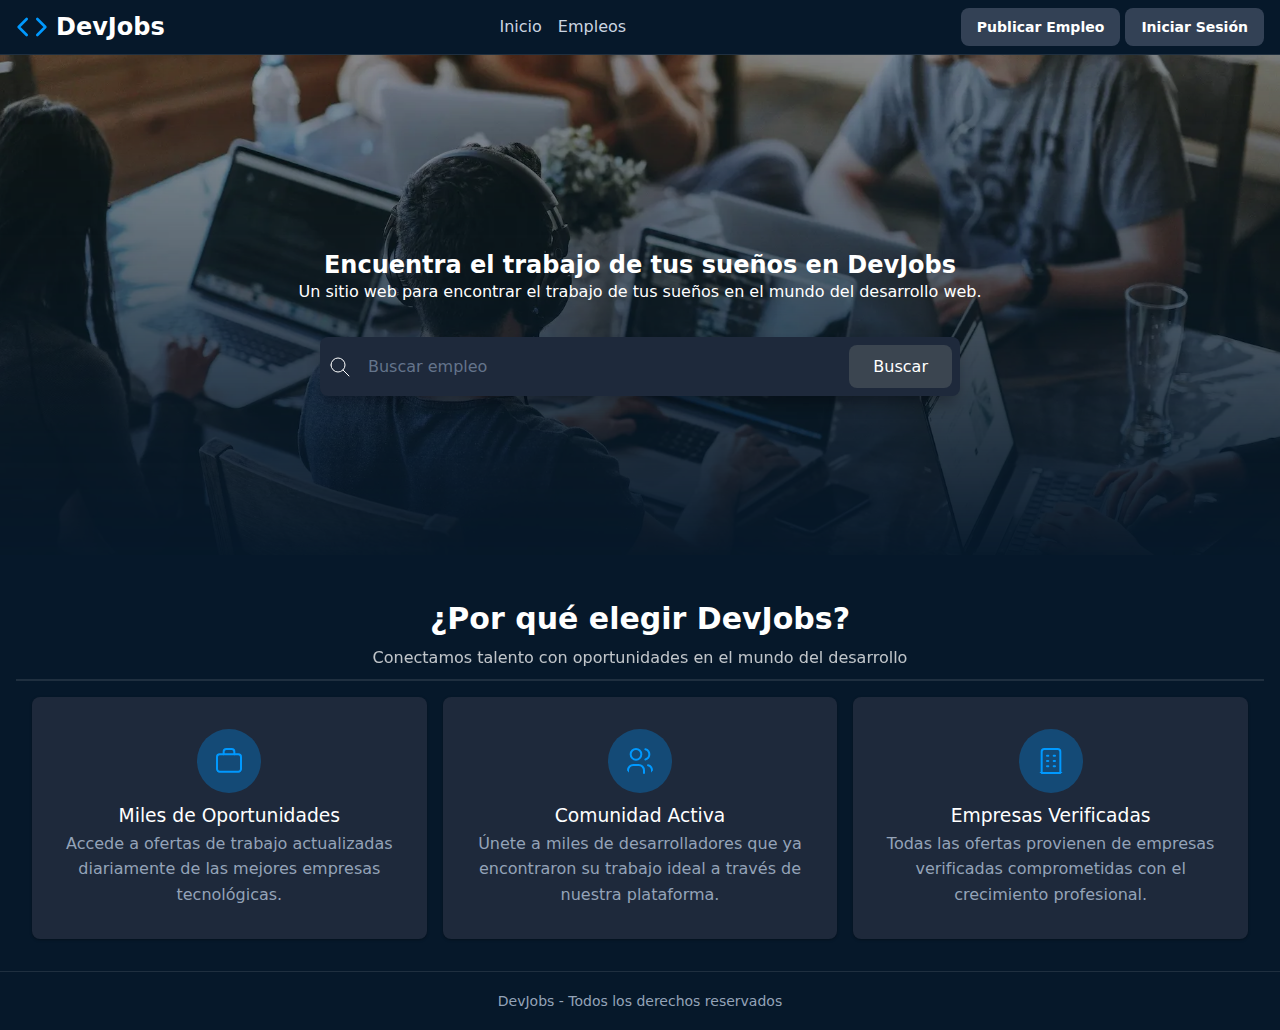
<file: projects/dev-jobs/index.html>
<!DOCTYPE html>
<html lang="es">
<head>
    <meta charset='utf-8'>
    <meta http-equiv='X-UA-Compatible' content='IE=edge'>
    <title>DevJobs - Inicio</title>
    <meta name="description" content="Encuentra el trabajo de tus sueños en DevJobs">
    <meta name='viewport' content='width=device-width, initial-scale=1'>
    <link rel="stylesheet" href="./styles.css">
</head>
<body> 
    <header>

        <h1>
            <svg fill="none" stroke="currentColor" stroke-linecap="round" stroke-linejoin="round" stroke-width="2"
            viewBox="0 0 24 24" xmlns="http://www.w3.org/2000/svg">
            <polyline points="16 18 22 12 16 6"></polyline>
            <polyline points="8 6 2 12 8 18"></polyline>
            </svg>
            DevJobs
        </h1>
        <nav>
            <a href="./index.html">Inicio</a>
            <a href="./pages/empleos.html">Empleos</a>
        </nav>

        <div>
            <a href="#">Publicar Empleo</a>
            <a href="#">Iniciar Sesión</a>
        </div>
    </header>
    <main>
        <!-- Hero Section -->
        <section>
            <img src="./background.webp" alt="DevJobs" width="200px" />

            <h1>Encuentra el trabajo de tus sueños en DevJobs</h1>
            <p>Un sitio web para encontrar el trabajo de tus sueños en el mundo del desarrollo web.</p>

            <form role="search">
                <div>
                    <svg xmlns="http://www.w3.org/2000/svg" width="24" height="24" viewBox="0 0 24 24" fill="none" stroke="currentColor" stroke-width="1" stroke-linecap="round" stroke-linejoin="round" class="icon icon-tabler icons-tabler-outline icon-tabler-search"><path stroke="none" d="M0 0h24v24H0z" fill="none"/><path d="M10 10m-7 0a7 7 0 1 0 14 0a7 7 0 1 0 -14 0" /><path d="M21 21l-6 -6" /></svg>
                    <input type="text" placeholder="Buscar empleo" />
                    <button type="submit">Buscar</button>
                </div>
            </form>

        </section>

        <!-- Sección de empleos -->
        <section>
            <header>
                <h2>¿Por qué elegir DevJobs?</h2>
                <p>Conectamos talento con oportunidades en el mundo del desarrollo</p>
            </header>

            <footer>
                <article>
                    <svg xmlns="http://www.w3.org/2000/svg" width="24" height="24" viewBox="0 0 24 24" fill="none" stroke="currentColor" stroke-width="1.5" stroke-linecap="round" stroke-linejoin="round" class="icon icon-tabler icons-tabler-outline icon-tabler-briefcase-2"><path stroke="none" d="M0 0h24v24H0z" fill="none"/><path d="M3 9a2 2 0 0 1 2 -2h14a2 2 0 0 1 2 2v9a2 2 0 0 1 -2 2h-14a2 2 0 0 1 -2 -2v-9z" /><path d="M8 7v-2a2 2 0 0 1 2 -2h4a2 2 0 0 1 2 2v2" /></svg>
                    <h3>Miles de Oportunidades</h3>
                    <p>Accede a ofertas de trabajo actualizadas diariamente de las mejores empresas tecnológicas.</p>
                </article>

                <article>
                    <svg xmlns="http://www.w3.org/2000/svg" width="24" height="24" viewBox="0 0 24 24" fill="none" stroke="currentColor" stroke-width="1.5" stroke-linecap="round" stroke-linejoin="round" class="icon icon-tabler icons-tabler-outline icon-tabler-users"><path stroke="none" d="M0 0h24v24H0z" fill="none"/><path d="M9 7m-4 0a4 4 0 1 0 8 0a4 4 0 1 0 -8 0" /><path d="M3 21v-2a4 4 0 0 1 4 -4h4a4 4 0 0 1 4 4v2" /><path d="M16 3.13a4 4 0 0 1 0 7.75" /><path d="M21 21v-2a4 4 0 0 0 -3 -3.85" /></svg>                    
                    <h3>Comunidad Activa</h3>
                    <p>Únete a miles de desarrolladores que ya encontraron su trabajo ideal a través de nuestra plataforma.</p>
                </article>

                <article>
                    <svg xmlns="http://www.w3.org/2000/svg" width="24" height="24" viewBox="0 0 24 24" fill="none" stroke="currentColor" stroke-width="1.5" stroke-linecap="round" stroke-linejoin="round" class="icon icon-tabler icons-tabler-outline icon-tabler-building"><path stroke="none" d="M0 0h24v24H0z" fill="none"/><path d="M3 21l18 0" /><path d="M9 8l1 0" /><path d="M9 12l1 0" /><path d="M9 16l1 0" /><path d="M14 8l1 0" /><path d="M14 12l1 0" /><path d="M14 16l1 0" /><path d="M5 21v-16a2 2 0 0 1 2 -2h10a2 2 0 0 1 2 2v16" /></svg>
                    <h3>Empresas Verificadas</h3>
                    <p>Todas las ofertas provienen de empresas verificadas comprometidas con el crecimiento profesional.</p>
                </article>
            </footer>
        </section>
    </main>
    <footer>
        <small>DevJobs - Todos los derechos reservados</small>
    </footer>
</body>
</html>
</file>
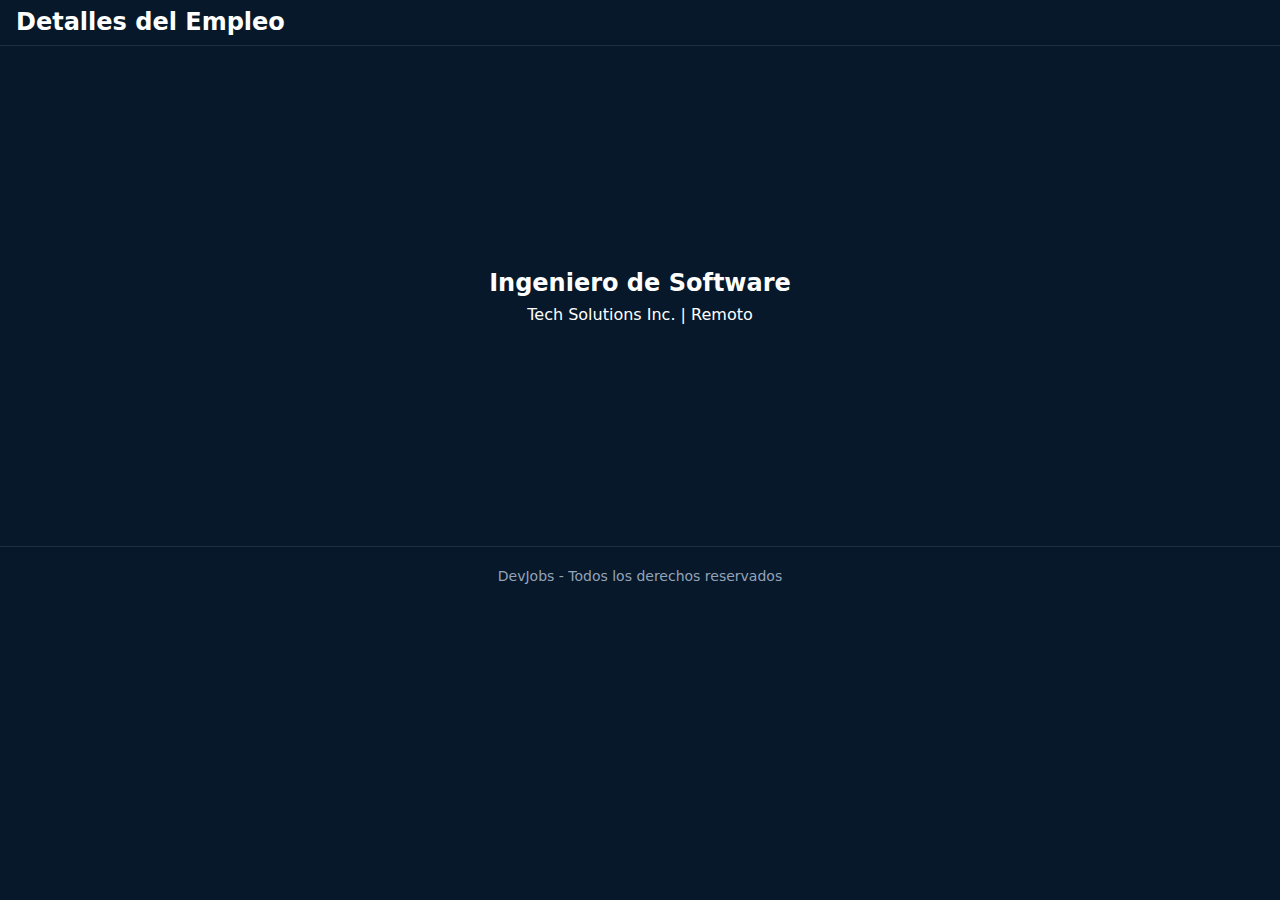
<file: projects/dev-jobs/pages/detalles.html>
<!DOCTYPE html>
<html>
<head>
    <meta charset='utf-8'>
    <meta http-equiv='X-UA-Compatible' content='IE=edge'>
    <title>DevJobs - Detalles del Empleo</title>
    <meta name='viewport' content='width=device-width, initial-scale=1'>
    <link rel='stylesheet' type='text/css' media='screen' href='../styles.css'>
</head>
<body>
    <header>
        <h1>Detalles del Empleo</h1>
    </header>
    <main>
        <section>
            <h2>Ingeniero de Software</h2>
            <p>Tech Solutions Inc. | Remoto</p>
        </section>
    </main>
    <footer>
        <small>DevJobs - Todos los derechos reservados</small>
    </footer>
</body>
</html>
</file>
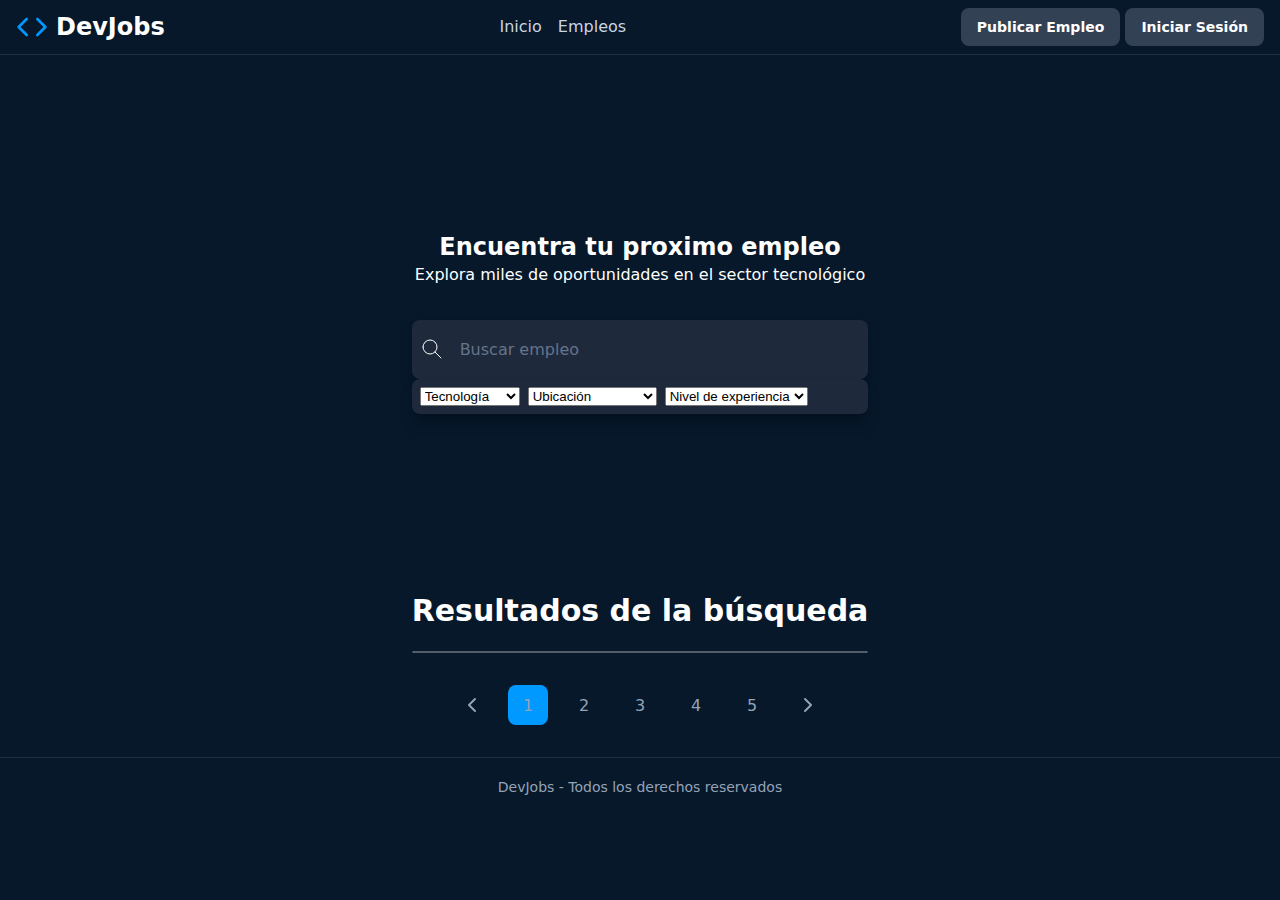
<file: projects/dev-jobs/pages/empleos.html>
<!DOCTYPE html>
<html>

<head>
    <meta charset='utf-8'>
    <meta http-equiv='X-UA-Compatible' content='IE=edge'>
    <title>DevJobs - Empleos</title>
    <meta name="description" content="Encuentra el trabajo de tus sueños en DevJobs">
    <meta name='viewport' content='width=device-width, initial-scale=1'>
    <link rel="stylesheet" href="../styles.css">
    <script type="module" src="../main.js"></script>
</head>

<body>
    <header>
        <h1>
            <svg fill="none" stroke="currentColor" stroke-linecap="round" stroke-linejoin="round" stroke-width="2"
                viewBox="0 0 24 24" xmlns="http://www.w3.org/2000/svg">
                <polyline points="16 18 22 12 16 6"></polyline>
                <polyline points="8 6 2 12 8 18"></polyline>
            </svg>
            DevJobs
        </h1>
        <nav>
            <a href="../index.html">Inicio</a>
            <a href="./empleos.html">Empleos</a>
        </nav>

        <div>
            <a href="#">Publicar Empleo</a>
            <a href="#">Iniciar Sesión</a>
        </div>
    </header>
    <main id="main-jobs">
        <section class="jobs-search">
            <h1>Encuentra tu proximo empleo</h1>
            <p>Explora miles de oportunidades en el sector tecnológico</p>
            <form id="empleos-search-form" role="search">
                <div class="search-bar">
                    <svg xmlns="http://www.w3.org/2000/svg" width="24" height="24" viewBox="0 0 24 24" fill="none"
                        stroke="currentColor" stroke-width="1" stroke-linecap="round" stroke-linejoin="round"
                        class="icon icon-tabler icons-tabler-outline icon-tabler-search">
                        <path stroke="none" d="M0 0h24v24H0z" fill="none" />
                        <path d="M10 10m-7 0a7 7 0 1 0 14 0a7 7 0 1 0 -14 0" />
                        <path d="M21 21l-6 -6" />
                    </svg>
                    <input type="text" id="empleos-search-input" placeholder="Buscar empleo" />
                </div>

                <div class="search-filters">
                    <select name="technology" id="filter-technology">
                        <option value="">Tecnología</option>
                        <optgroup label="Tecnologías populares">
                            <option value="javascript">JavaScript</option>
                            <option value="python">Python</option>
                            <option value="react">React</option>
                            <option value="nodejs">Node.js</option>
                        </optgroup>
                        <option value="java">Java</option>
                        <hr />
                        <option value="csharp">C#</option>
                        <option value="c">C</option>
                        <option value="c++">C++</option>
                        <hr />
                        <option value="ruby">Ruby</option>
                        <option value="php">PHP</option>
                    </select>

                    <select name="location" id="filter-location">
                        <option value="">Ubicación</option>
                        <option value="remoto">Remoto</option>
                        <option value="cdmx">Ciudad de México</option>
                        <option value="guadalajara">Guadalajara</option>
                        <option value="monterrey">Monterrey</option>
                        <option value="barcelona">Barcelona</option>
                    </select>

                    <select name="experience-level" id="filter-experience-level">
                        <option value="">Nivel de experiencia</option>
                        <option value="junior">Junior</option>
                        <option value="mid">Mid-level</option>
                        <option value="senior">Senior</option>
                        <option value="lead">Lead</option>
                    </select>
                </div>
            </form>
        </section>

        <section>

            <h2>Resultados de la búsqueda</h2>

            <div class="jobs-listings">
            </div>
        </section>

        <nav class="pagination">
            <a href="#"><svg xmlns="http://www.w3.org/2000/svg" width="24" height="24" viewBox="0 0 24 24" fill="none"
                    stroke="currentColor" stroke-width="2" stroke-linecap="round" stroke-linejoin="round"
                    class="icon icon-tabler icons-tabler-outline icon-tabler-chevron-left">
                    <path stroke="none" d="M0 0h24v24H0z" fill="none" />
                    <path d="M15 6l-6 6l6 6" />
                </svg></a>
            <a class="is-active" href="#">1</a>
            <a href="#">2</a>
            <a href="#">3</a>
            <a href="#">4</a>
            <a href="#">5</a>
            <a href="#"><svg xmlns="http://www.w3.org/2000/svg" width="24" height="24" viewBox="0 0 24 24" fill="none"
                    stroke="currentColor" stroke-width="2" stroke-linecap="round" stroke-linejoin="round"
                    class="icon icon-tabler icons-tabler-outline icon-tabler-chevron-right">
                    <path stroke="none" d="M0 0h24v24H0z" fill="none" />
                    <path d="M9 6l6 6l-6 6" />
                </svg></a>
        </nav>

    </main>
    <footer>
        <small>DevJobs - Todos los derechos reservados</small>
    </footer>
</body>

</html>
</file>
<file: projects/dev-jobs/styles.css>
* {
    margin: 0;
    padding: 0;
    box-sizing: border-box;
}






:root {
    --primary: #3b4550;
    --primary-dark: #0a3d66;
    --primary-hover: #0d5ba8;
    --primary-light: #09f;
    --background: #06182a;
    --text-primary: #ffffff;
    --text-secondary: #cbd5e1;
    --text-muted: #94a3b8;
    --border: rgba(255, 255, 255, 0.1);
    --card-bg: #1e293b;
    --shadow: rgba(0, 0, 0, 0.3);
    --input-bg: #1e293b;
    --hsla-example: hsla(210, 100%, 56%, 1);
}










@font-face {
    font-family: 'Inter Variable';
    font-style: normal;
    font-display: swap;
    font-weight: 100 900;
    src: url(https://cdn.jsdelivr.net/fontsource/fonts/inter:vf@latest/latin-wght-normal.woff2) format('woff2-variations');
    unicode-range: U+0000-00FF, U+0131, U+0152-0153, U+02BB-02BC, U+02C6, U+02DA, U+02DC, U+0304, U+0308, U+0329, U+2000-206F, U+20AC, U+2122, U+2191, U+2193, U+2212, U+2215, U+FEFF, U+FFFD;
}










body {
    font-family: system-ui;
    background-color: var(--background);
    color: var(--text-primary);
    min-height: 100vh;
    display: flex;
    flex-direction: column;
    line-height: 1.6;
}













/* Títulos principales */
h1 {
    font-size: 1.5rem;
    line-height: 1.2;
    text-wrap: balance;
    display: flex;
    align-items: center;
    gap: 0.5rem;

    svg {
        width: 2rem;
        height: 2rem;
        color: var(--primary-light);
    }
}

h1+p {
    text-wrap: balance;
    margin-bottom: 2rem
}

/* Header */
header {
    border-bottom: 1px solid var(--border);
    background: var(--background);
    padding: .5rem 1rem;
    display: flex;
    align-items: center;
    justify-content: space-between;
    gap: 2rem;

    h2 {
        font-size: 1.25rem;
        font-weight: 700;
        color: var(--text-primary);
    }
}

/* Navegación del header a otras páginas */
nav {
    align-items: center;
    gap: 1rem;
    display: flex;

    a {
        text-decoration: none;
        color: var(--text-secondary);
        transition: color 0.2s;
        font-weight: 500;

        &:hover,
        &:focus {
            color: var(--primary);
            outline: none;
        }
    }
}

/* Botones del Header */
header div a {
    padding: 0.5rem 1rem;
    border-radius: 0.5rem;
    background-color: #334155;
    color: var(--text-primary);
    display: inline-block;
    font-size: 0.875rem;
    font-weight: 700;
    text-decoration: none;
    /* TODO */
}

/* Hero */
main>section:nth-child(1) {
    height: 500px;
    text-align: center;
    display: flex;
    flex-direction: column;
    justify-content: center;
    align-items: center;

    h1 {
        padding-top: 36px;
    }

    &>img {
        position: absolute;
        width: 100%;
        height: 100%;
        object-fit: cover;
        z-index: -1;
        left: 0;
        right: 0;
        mask-image: linear-gradient(to bottom, rgba(16, 25, 34, 1) 5%, rgba(16, 25, 34, 0) 80%);
    }
}

/* Formulario de Búsqueda */
form {
    max-width: 42rem;
    width: 100%;
    margin: 0 auto;
    padding-inline: 1rem;
}

form>div {
    display: flex;
    align-items: center;
    background-color: var(--input-bg);
    border-radius: 0.5rem;
    box-shadow: 0 10px 15px -3px var(--shadow);
    padding: 0.5rem;
    gap: 0.5rem;
}

form span {
    padding-left: 0.75rem;
    color: var(--text-muted);
    display: flex;
    align-items: center;
    flex-shrink: 0;
}

form input[type="text"] {
    flex: 1;
    background: transparent;
    border: none;
    outline: none;
    color: var(--text-primary);
    padding: 0.75rem 0.5rem;
    font-size: 1rem;
    font-family: inherit;
}

form input[type="text"]::placeholder {
    color: #64748b;
}

button {
    padding: 0.75rem 1.5rem;
    border-radius: 0.5rem;
    background-color: var(--primary);
    color: white;
    font-weight: 400;
    border: none;
    cursor: pointer;
    transition: all 0.2s;
    font-family: inherit;
    font-size: 1rem;
    white-space: nowrap;

    &:hover,
    /* pseudo-clase que significa que el ratón está encima */
    &:focus {
        /* pseudo-clase que significa que el elemento tiene el foco */
        background-color: var(--primary-hover);
        outline: 2px solid white;
        outline-offset: 2px;
    }

    &:active {
        transform: scale(0.90)
    }

    &:disabled {
        opacity: .5;
        pointer-events: none;
    }
}

/* Features Section */
main>section:nth-child(2) {
    padding-inline: 1rem;
    background-color: var(--background);
    padding-top: 2rem;

    &>header {
        gap: 2px;
        flex-direction: column;

        h2 {
            margin-bottom: 0;
        }

        p {
            opacity: .75;
        }
    }

    &>div {
        max-width: 1280px;
        margin: 0 auto;
    }
}

main>section:nth-child(2) h2 {
    font-size: 1.875rem;
    font-weight: 700;
    color: var(--text-primary);
    margin-bottom: 1rem;
}

main>section:nth-child(2)>div>div:first-child>p {
    font-size: 1.125rem;
    color: var(--text-muted);
    max-width: 42rem;
    margin: 0 auto;
}

/* Grid de Features */
main>section:nth-child(2) footer {
    display: grid;
    grid-template-columns: repeat(auto-fit, minmax(280px, 1fr));
    gap: 16px;
}

/* Feature Cards */
article {
    background-color: var(--card-bg);
    padding: 2rem;
    margin-bottom: 16px;
    border-radius: 0.5rem;
    box-shadow: 0px 1px 3px 0 var(--shadow);

    svg {
        color: var(--primary-light);
        background: rgba(0, 153, 255, 0.3);
        border-radius: 100%;
        width: 64px;
        height: 64px;
        padding: 16px;
    }

    p {
        color: var(--text-muted);
    }

    h3 {
        font-weight: 500;
    }

}

#main-jobs {
    max-width: 42rem;
    margin: 0 auto;
}


/* Jobs Search */
jobs-search {
    margin: 0;
    padding: 0;
    height: auto !important;

    h1 {
        font-size: 2.5rem;
        margin-bottom: 0.25rem;
    }

    p {
        font-size: 1.125rem;
        color: var(--text-muted);
        margin-bottom: 1.5rem;
    }

    .search-bar {
        background: var(--input-bg);
        padding: 0.25rem 0.5rem;
    }

    .search-filters {
        display: flex;
        flex-wrap: wrap;
        margin-top: 0.5rem;
    }

    form {
        width: 100%;
        max-width: 1280px;
    }

    form div {
        background: none;
        box-shadow: none;
        padding: 0;
    }
}


.jobs-listings {
    border: 1px solid rgba(255, 255, 255, 0.3);
    border-radius: 1rem;
    margin: 0;
    padding: 0;
    height: auto !important;    
    max-width: 42rem;
    margin: 0 auto;

    article {
        background: none;
        box-shadow: none;
        border-radius: 0;
        border-bottom: 1px solid rgba(255, 255, 255, 0.3);
        margin: 0;

        display: flex;
        align-items: start;
        gap: 1rem;

        small {
            font-size: 0.875rem;
            opacity: 0.75;
        }

        p {
            margin-top: 0.5rem;
        }

        &:last-child {
            border-bottom: none;
        }
    }
}


/* Paginación */
.pagination {
    display: flex;
    justify-content: center;
    gap: 1rem;
    margin-block: 2rem;

    a {
        display: flex;
        align-items: center;
        justify-content: center;
        width: 2.5rem;
        height: 2.5rem;
        border-radius: 0.5rem;
        color: var(--text-muted);
        text-decoration: none;


        &.is-active {
            background-color: var(--primary-light);
            pointer-events: none;
        }

        &:hover,
        &:focus {
            color: var(--text-primary);
            background-color: var(--card-bg);
        }
    }
}



/* Footer */
footer {
    background-color: var(--background);
    border-top: 1px solid var(--border);
    text-align: center;
    padding: 16px;

    small {
        color: var(--text-muted);
        font-size: 0.875rem;
    }
}
</file>
